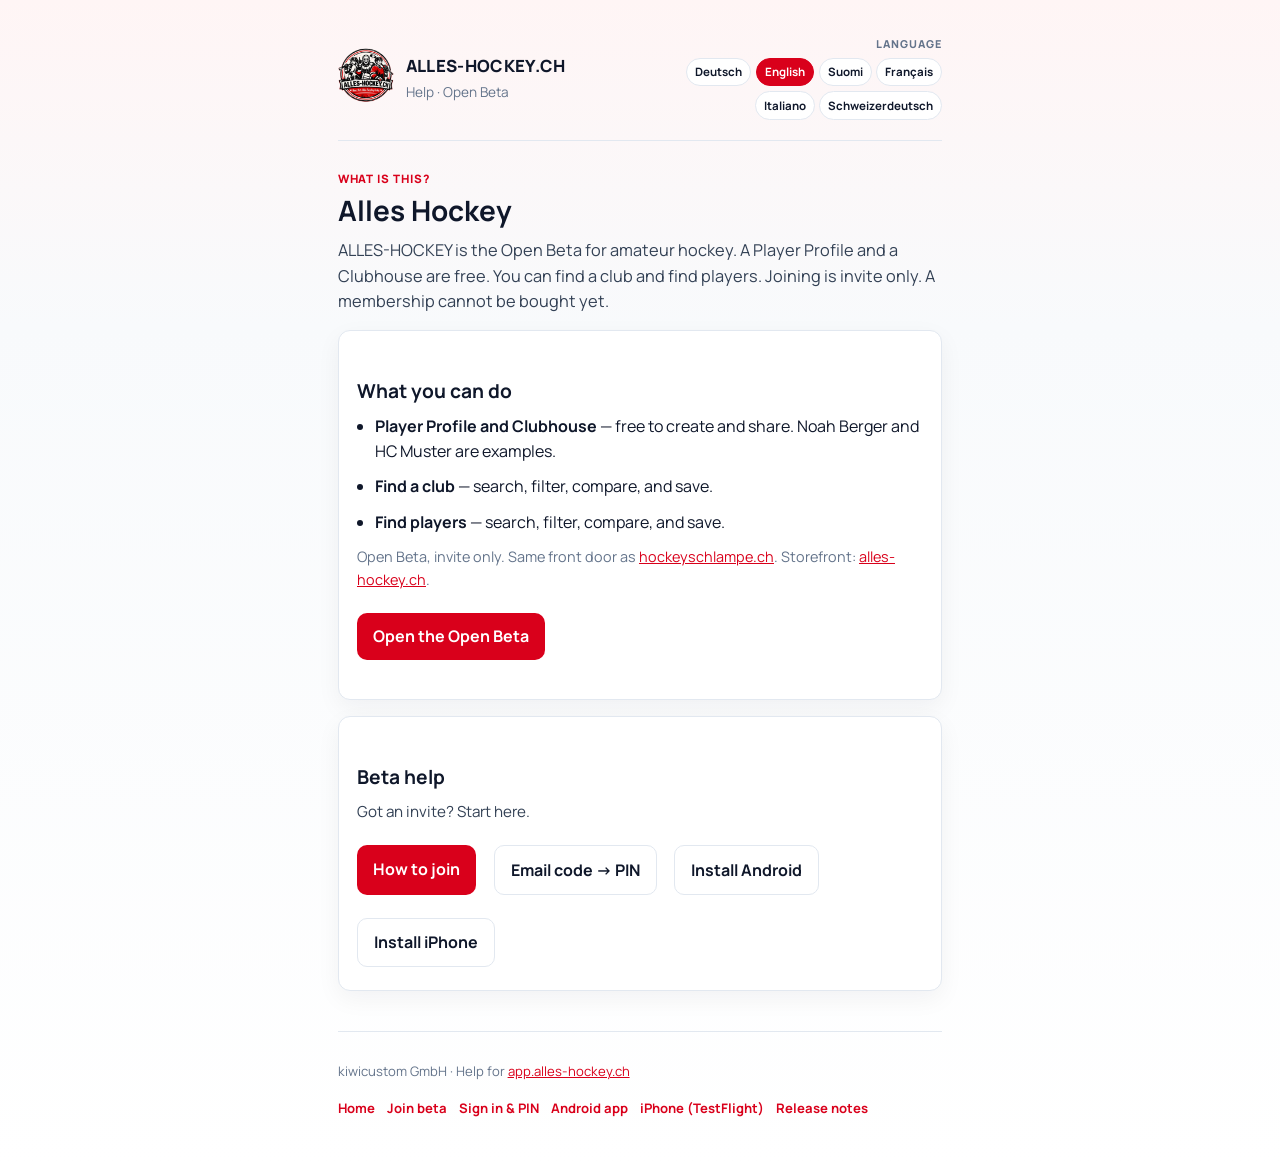
<file: index.html>
<!DOCTYPE html>
<html lang="de">
<head>
  <meta charset="utf-8" />
  <meta name="viewport" content="width=device-width, initial-scale=1" />
  <title>Hilfe — Alles Hockey</title>
  <meta name="description" content="Was ALLES-HOCKEY ist: Spielerprofil, Clubhaus, Clubs finden, Spieler finden. Open Beta, nur auf Einladung." />
  <link rel="canonical" href="https://help.alles-hockey.ch/" />
  <meta name="theme-color" content="#d9001b" />
  <link rel="icon" href="/assets/brand/alles-hockey-64.png" />
  <link rel="preconnect" href="https://fonts.googleapis.com" />
  <link rel="preconnect" href="https://fonts.gstatic.com" crossorigin />
  <link href="https://fonts.googleapis.com/css2?family=Manrope:wght@500;700;800&display=swap" rel="stylesheet" />
  <link rel="stylesheet" href="/css/site.css" />
</head>
<body data-page="home">
  <div class="wrap">
    <header class="site-header">
      <div class="site-header__brand-row">
        <a href="/"><img src="/assets/brand/alles-hockey-192.png" alt="" width="56" height="56" /></a>
        <div>
          <div class="site-header__brand">ALLES-HOCKEY.CH</div>
          <p class="site-header__sub" data-i18n="header.sub">Hilfe · Open Beta</p>
        </div>
      </div>
      <div id="lang-switch" class="lang-switch"></div>
    </header>
    <main>

      <p class="kicker" data-i18n="home.kicker">Was ist das?</p>
      <h1 data-i18n="home.title">Alles Hockey</h1>
      <p class="lead" data-i18n="home.lead">
        ALLES-HOCKEY ist die Open Beta für Amateurhockey. Ein Spielerprofil und ein Clubhaus sind gratis. Du kannst einen Club finden und Spieler finden. Der Beitritt ist nur auf Einladung. Eine Mitgliedschaft kann man noch nicht kaufen.
      </p>

      <div class="card">
        <h2 data-i18n="home.what.title">Was du kannst</h2>
        <ul class="plain-list">
          <li data-i18n-html="home.what.lm"><strong>Spielerprofil und Clubhaus</strong> — gratis erstellen und teilen. Noah Berger und HC Muster sind Beispiele.</li>
          <li data-i18n-html="home.what.sc"><strong>Einen Club finden</strong> — suchen, filtern, vergleichen und merken.</li>
          <li data-i18n-html="home.what.map"><strong>Spieler finden</strong> — suchen, filtern, vergleichen und merken.</li>
        </ul>
        <p class="note" data-i18n-html="home.note">
          Open Beta, nur auf Einladung. Gleicher Eingang wie
          <a href="https://hockeyschlampe.ch/">hockeyschlampe.ch</a> (Browser).
          Storefront: <a href="https://alles-hockey.ch/">alles-hockey.ch</a>.
        </p>
        <p><a class="btn" href="https://app.alles-hockey.ch" data-i18n="home.ctaBeta">Open Beta öffnen</a></p>
      </div>

      <div class="card">
        <h2 data-i18n="home.help.title">Beta-Hilfe</h2>
        <p class="lead" style="margin-bottom:0.5rem;font-size:0.95rem" data-i18n="home.help.lead">Einladung erhalten? Hier starten.</p>
        <p class="nav-links">
          <a class="btn" href="/help/join.html" data-i18n="home.help.join">So trittst du bei</a>
          <a class="btn btn--ghost" href="/help/sign-in.html" data-i18n="home.help.signin">E-Mail-Code → PIN</a>
          <a class="btn btn--ghost" href="/help/install-android.html" data-i18n="home.help.android">Android installieren</a>
          <a class="btn btn--ghost" href="/help/install-ios.html" data-i18n="home.help.ios">iPhone installieren</a>
        </p>
      </div>

    </main>
    <footer class="site-footer">
      <p><span data-i18n="footer.line">kiwicustom GmbH · Hilfe für</span> <a href="https://app.alles-hockey.ch">app.alles-hockey.ch</a></p>
      <p class="nav-links">
        <a href="/" data-i18n="nav.home">Start</a>
        <a href="/help/join.html" data-i18n="nav.join">Beta beitreten</a>
        <a href="/help/sign-in.html" data-i18n="nav.signin">Anmelden &amp; PIN</a>
        <a href="/help/install-android.html" data-i18n="nav.android">Android-App</a>
        <a href="/help/install-ios.html" data-i18n="nav.ios">iPhone (TestFlight)</a>
        <a href="/docs/release-notes.html" data-i18n="nav.notes">Release notes</a>
      </p>
    </footer>
  </div>
  <script src="/js/i18n.js"></script>
  <script src="/js/i18n-boot.js"></script>
</body>
</html>
</file>
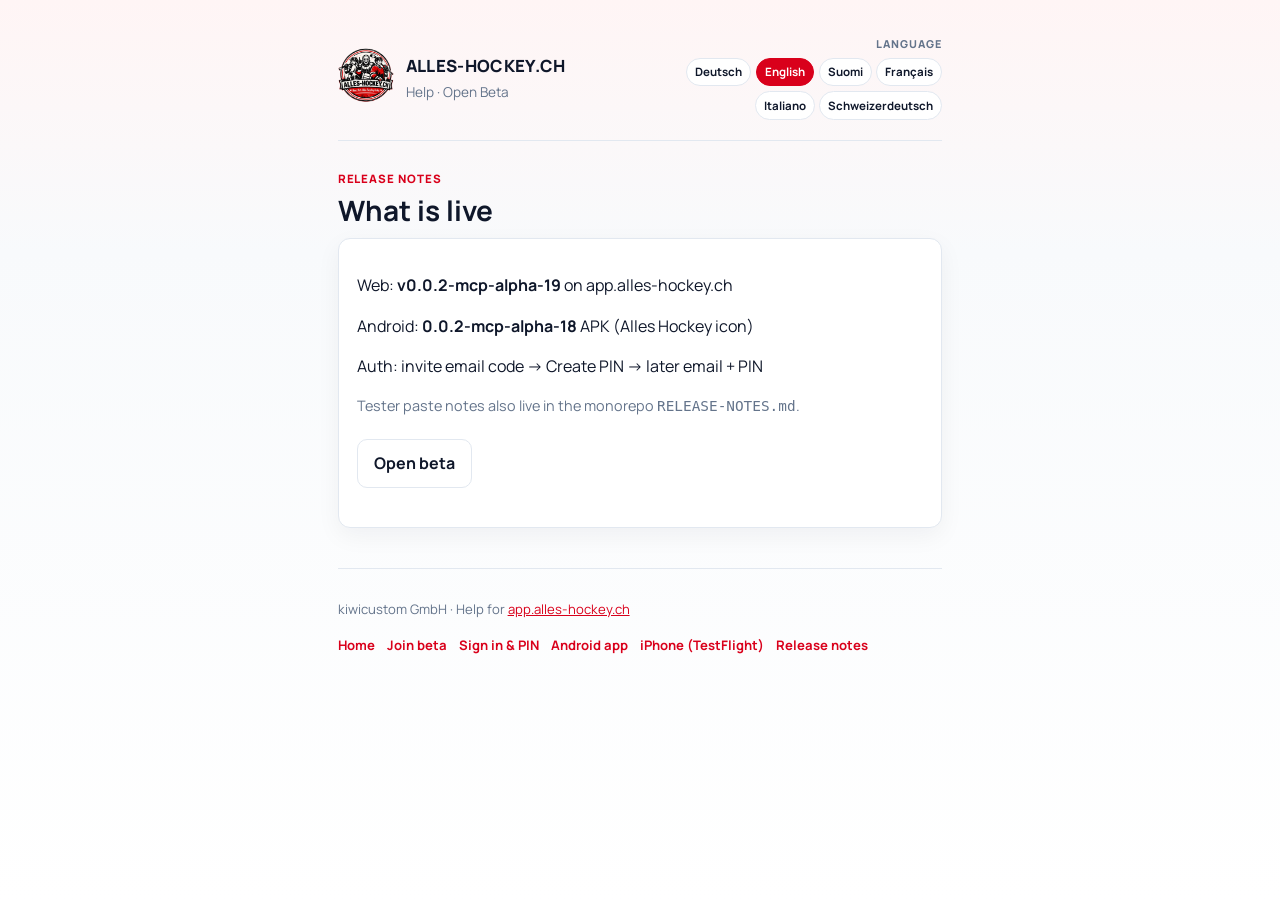
<file: docs/release-notes.html>
<!DOCTYPE html>
<html lang="de">
<head>
  <meta charset="utf-8" />
  <meta name="viewport" content="width=device-width, initial-scale=1" />
  <title>Release notes — Alles Hockey Hilfe</title>
  <meta name="description" content="Alles Hockey Beta-Hilfe: Einladung, PIN und App-Installation." />
  <link rel="canonical" href="https://help.alles-hockey.ch/docs/release-notes.html" />
  <meta name="theme-color" content="#d9001b" />
  <link rel="icon" href="/assets/brand/alles-hockey-64.png" />
  <link rel="preconnect" href="https://fonts.googleapis.com" />
  <link rel="preconnect" href="https://fonts.gstatic.com" crossorigin />
  <link href="https://fonts.googleapis.com/css2?family=Manrope:wght@500;700;800&display=swap" rel="stylesheet" />
  <link rel="stylesheet" href="/css/site.css" />
</head>
<body data-page="notes">
  <div class="wrap">
    <header class="site-header">
      <div class="site-header__brand-row">
        <a href="/"><img src="/assets/brand/alles-hockey-192.png" alt="" width="56" height="56" /></a>
        <div>
          <div class="site-header__brand">ALLES-HOCKEY.CH</div>
          <p class="site-header__sub" data-i18n="header.sub">Hilfe · geschlossene Beta</p>
        </div>
      </div>
      <div id="lang-switch" class="lang-switch"></div>
    </header>
    <main>

      <p class="kicker" data-i18n="notes.kicker">Release notes</p>
      <h1 data-i18n="notes.title">Was live ist</h1>
      <div class="card">
        <p data-i18n-html="notes.web">Web: <strong>v0.0.2-mcp-alpha-22</strong> auf app.alles-hockey.ch</p>
        <p data-i18n-html="notes.android">Android: <strong>0.0.2-mcp-alpha-18</strong> APK (Alles-Hockey-Icon)</p>
        <p data-i18n="notes.auth">Auth: Einladungs-E-Mail-Code → PIN erstellen → später E-Mail + PIN</p>
        <p class="note" data-i18n-html="notes.note">Tester-Paste-Notes stehen auch im Monorepo unter <code>RELEASE-NOTES.md</code>.</p>
        <p><a class="btn btn--ghost" href="https://app.alles-hockey.ch" data-i18n="notes.cta">Beta öffnen</a></p>
      </div>

    </main>
    <footer class="site-footer">
      <p><span data-i18n="footer.line">kiwicustom GmbH · Hilfe für</span> <a href="https://app.alles-hockey.ch">app.alles-hockey.ch</a></p>
      <p class="nav-links">
        <a href="/" data-i18n="nav.home">Start</a>
        <a href="/help/join.html" data-i18n="nav.join">Beta beitreten</a>
        <a href="/help/sign-in.html" data-i18n="nav.signin">Anmelden &amp; PIN</a>
        <a href="/help/install-android.html" data-i18n="nav.android">Android-App</a>
        <a href="/help/install-ios.html" data-i18n="nav.ios">iPhone (TestFlight)</a>
        <a href="/docs/release-notes.html" data-i18n="nav.notes">Release notes</a>
      </p>
    </footer>
  </div>
  <script src="/js/i18n.js"></script>
  <script src="/js/i18n-boot.js"></script>
</body>
</html>
</file>
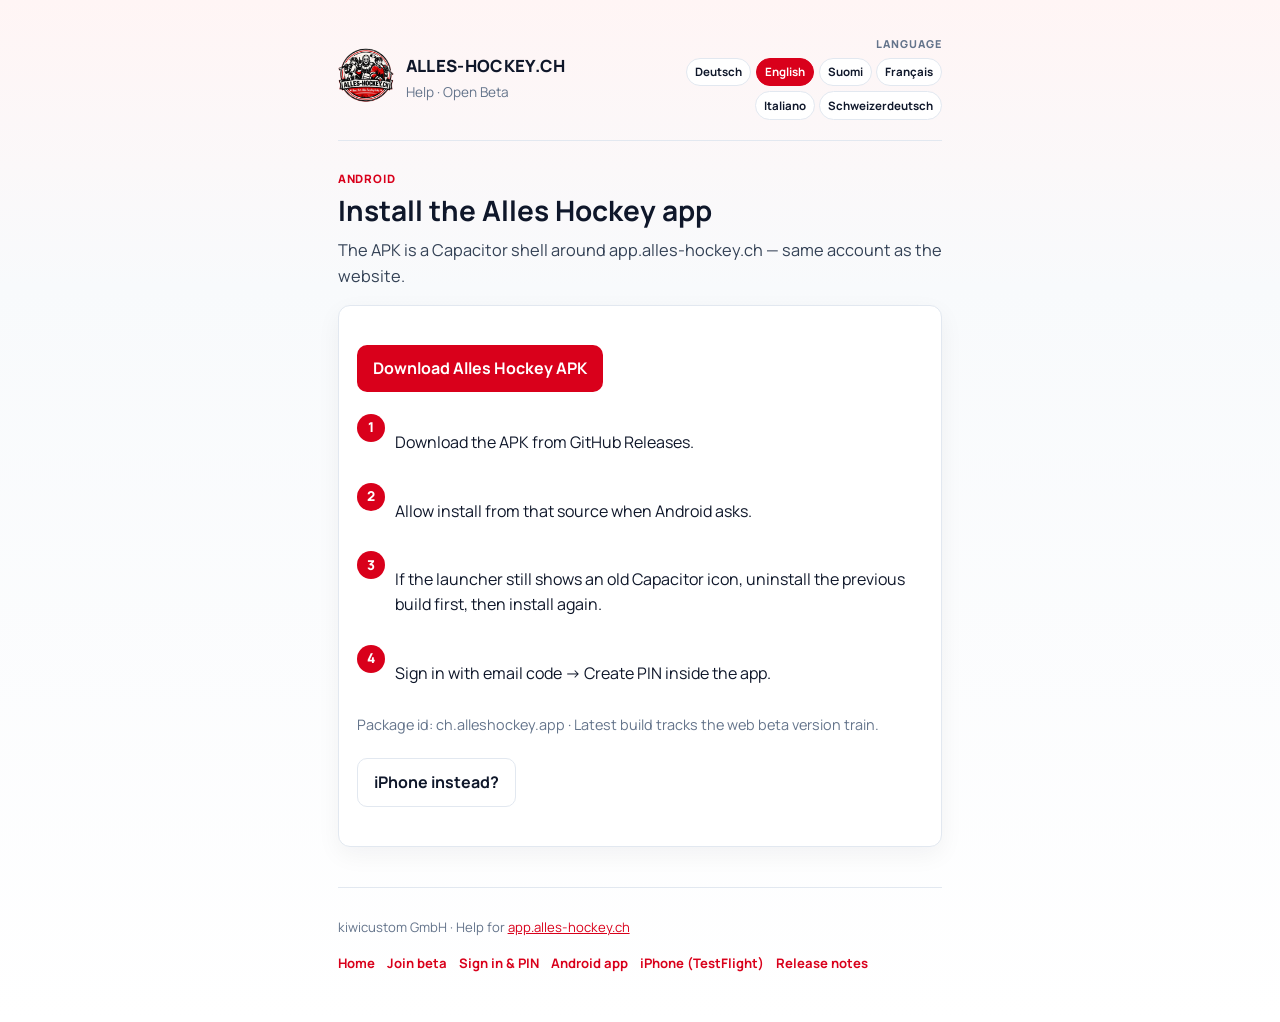
<file: help/install-android.html>
<!DOCTYPE html>
<html lang="de">
<head>
  <meta charset="utf-8" />
  <meta name="viewport" content="width=device-width, initial-scale=1" />
  <title>Android-App — Alles Hockey Hilfe</title>
  <meta name="description" content="Alles Hockey Beta-Hilfe: Einladung, PIN und App-Installation." />
  <link rel="canonical" href="https://help.alles-hockey.ch/help/install-android.html" />
  <meta name="theme-color" content="#d9001b" />
  <link rel="icon" href="/assets/brand/alles-hockey-64.png" />
  <link rel="preconnect" href="https://fonts.googleapis.com" />
  <link rel="preconnect" href="https://fonts.gstatic.com" crossorigin />
  <link href="https://fonts.googleapis.com/css2?family=Manrope:wght@500;700;800&display=swap" rel="stylesheet" />
  <link rel="stylesheet" href="/css/site.css" />
</head>
<body data-page="android">
  <div class="wrap">
    <header class="site-header">
      <div class="site-header__brand-row">
        <a href="/"><img src="/assets/brand/alles-hockey-192.png" alt="" width="56" height="56" /></a>
        <div>
          <div class="site-header__brand">ALLES-HOCKEY.CH</div>
          <p class="site-header__sub" data-i18n="header.sub">Hilfe · geschlossene Beta</p>
        </div>
      </div>
      <div id="lang-switch" class="lang-switch"></div>
    </header>
    <main>

      <p class="kicker" data-i18n="android.kicker">Android</p>
      <h1 data-i18n="android.title">Alles-Hockey-App installieren</h1>
      <p class="lead" data-i18n="android.lead">Die APK ist eine Capacitor-Shell um app.alles-hockey.ch — gleiches Konto wie auf der Website.</p>
      <div class="card">
        <p><a class="btn" href="https://github.com/kiwicustom/hs-android-beta/releases/latest/download/alles-hockey-beta.apk" data-i18n="android.cta">Alles-Hockey-APK laden</a></p>
        <ol class="steps">
          <li><span class="num">1</span><div><p data-i18n="android.s1">APK von GitHub Releases herunterladen.</p></div></li>
          <li><span class="num">2</span><div><p data-i18n="android.s2">Installation von dieser Quelle erlauben, wenn Android fragt.</p></div></li>
          <li><span class="num">3</span><div><p data-i18n="android.s3">Zeigt der Launcher noch ein altes Capacitor-Icon? Vorherige Build deinstallieren, dann neu installieren.</p></div></li>
          <li><span class="num">4</span><div><p data-i18n="android.s4">In der App: E-Mail-Code → PIN erstellen.</p></div></li>
        </ol>
        <p class="note" data-i18n="android.note">Package-ID: ch.alleshockey.app · Neuester Build folgt dem Web-Beta-Versionszug.</p>
        <p><a class="btn btn--ghost" href="/help/install-ios.html" data-i18n="android.ctaIos">Lieber iPhone?</a></p>
      </div>

    </main>
    <footer class="site-footer">
      <p><span data-i18n="footer.line">kiwicustom GmbH · Hilfe für</span> <a href="https://app.alles-hockey.ch">app.alles-hockey.ch</a></p>
      <p class="nav-links">
        <a href="/" data-i18n="nav.home">Start</a>
        <a href="/help/join.html" data-i18n="nav.join">Beta beitreten</a>
        <a href="/help/sign-in.html" data-i18n="nav.signin">Anmelden &amp; PIN</a>
        <a href="/help/install-android.html" data-i18n="nav.android">Android-App</a>
        <a href="/help/install-ios.html" data-i18n="nav.ios">iPhone (TestFlight)</a>
        <a href="/docs/release-notes.html" data-i18n="nav.notes">Release notes</a>
      </p>
    </footer>
  </div>
  <script src="/js/i18n.js"></script>
  <script src="/js/i18n-boot.js"></script>
</body>
</html>
</file>
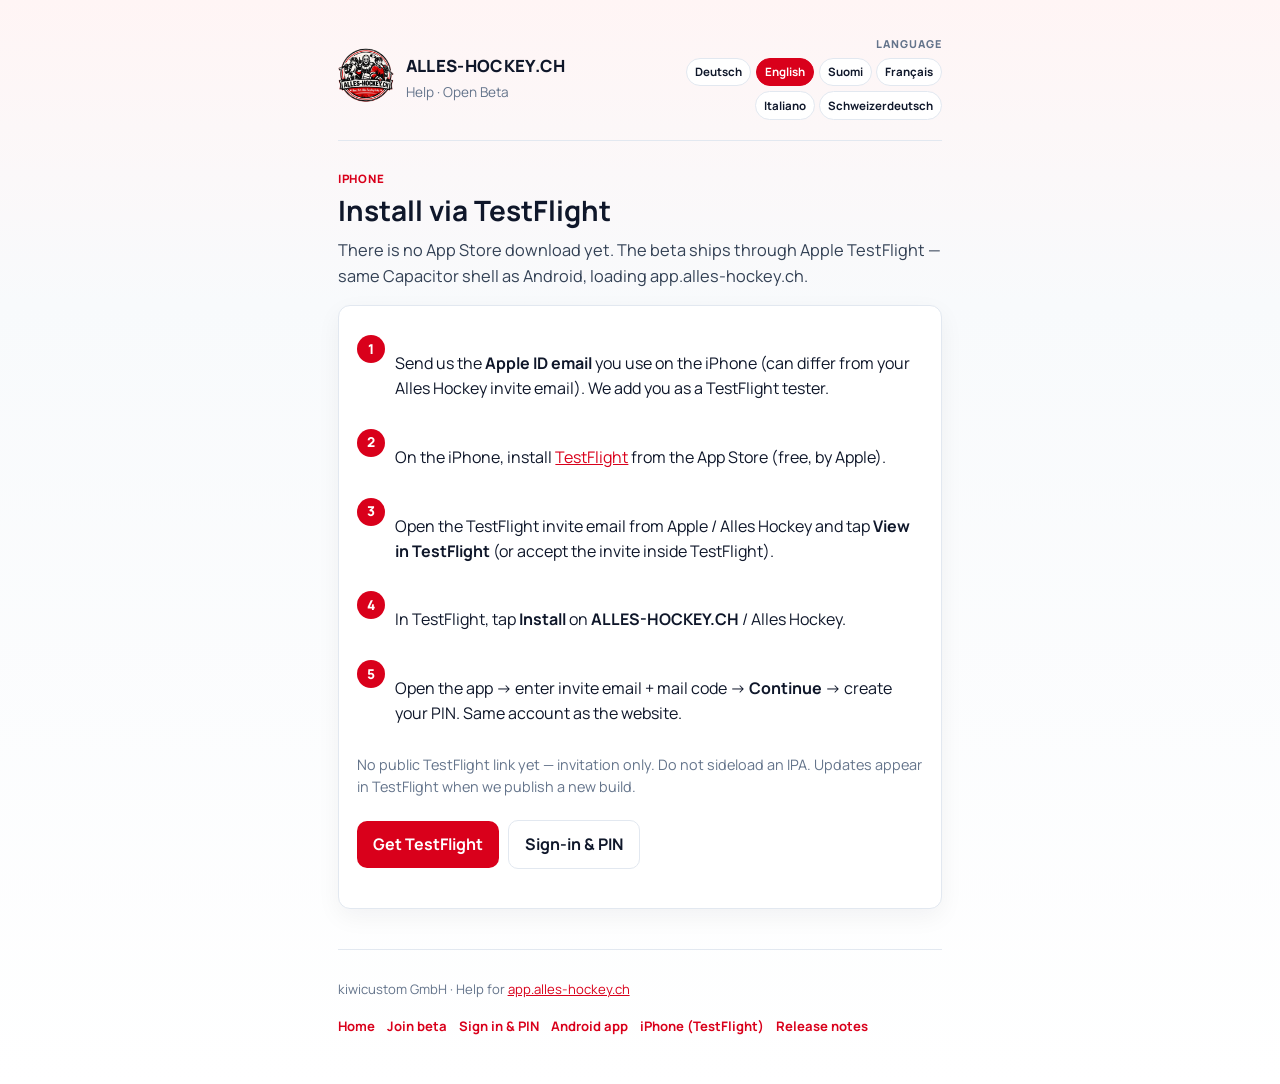
<file: help/install-ios.html>
<!DOCTYPE html>
<html lang="de">
<head>
  <meta charset="utf-8" />
  <meta name="viewport" content="width=device-width, initial-scale=1" />
  <title>iPhone-App (TestFlight) — Alles Hockey Hilfe</title>
  <meta name="description" content="Alles Hockey auf dem iPhone via TestFlight für die geschlossene Beta installieren." />
  <link rel="canonical" href="https://help.alles-hockey.ch/help/install-ios.html" />
  <meta name="theme-color" content="#d9001b" />
  <link rel="icon" href="/assets/brand/alles-hockey-64.png" />
  <link rel="preconnect" href="https://fonts.googleapis.com" />
  <link rel="preconnect" href="https://fonts.gstatic.com" crossorigin />
  <link href="https://fonts.googleapis.com/css2?family=Manrope:wght@500;700;800&display=swap" rel="stylesheet" />
  <link rel="stylesheet" href="/css/site.css" />
</head>
<body data-page="ios">
  <div class="wrap">
    <header class="site-header">
      <div class="site-header__brand-row">
        <a href="/"><img src="/assets/brand/alles-hockey-192.png" alt="" width="56" height="56" /></a>
        <div>
          <div class="site-header__brand">ALLES-HOCKEY.CH</div>
          <p class="site-header__sub" data-i18n="header.sub">Hilfe · geschlossene Beta</p>
        </div>
      </div>
      <div id="lang-switch" class="lang-switch"></div>
    </header>
    <main>

      <p class="kicker" data-i18n="ios.kicker">iPhone</p>
      <h1 data-i18n="ios.title">Via TestFlight installieren</h1>
      <p class="lead" data-i18n="ios.lead">Noch kein App-Store-Download. Die Beta kommt über Apple TestFlight — gleiche Capacitor-Shell wie Android, lädt app.alles-hockey.ch.</p>
      <div class="card">
        <ol class="steps">
          <li><span class="num">1</span><div><p data-i18n-html="ios.s1">Schick uns die <strong>Apple-ID-E-Mail</strong>, die du auf dem iPhone nutzt (kann von der Alles-Hockey-Einladung abweichen). Wir tragen dich als TestFlight-Tester ein.</p></div></li>
          <li><span class="num">2</span><div><p data-i18n-html="ios.s2">Auf dem iPhone <a href="https://apps.apple.com/app/testflight/id899247664">TestFlight</a> aus dem App Store installieren (kostenlos, von Apple).</p></div></li>
          <li><span class="num">3</span><div><p data-i18n-html="ios.s3">TestFlight-Einladungsmail von Apple / Alles Hockey öffnen und <strong>In TestFlight anzeigen</strong> tippen (oder die Einladung in TestFlight annehmen).</p></div></li>
          <li><span class="num">4</span><div><p data-i18n-html="ios.s4">In TestFlight bei <strong>ALLES-HOCKEY.CH</strong> / Alles Hockey auf <strong>Installieren</strong> tippen.</p></div></li>
          <li><span class="num">5</span><div><p data-i18n-html="ios.s5">App öffnen → Einladungs-E-Mail + Mail-Code → <strong>Weiter</strong> → PIN erstellen. Gleiches Konto wie auf der Website.</p></div></li>
        </ol>
        <p class="note" data-i18n="ios.note">Noch kein öffentlicher TestFlight-Link — nur Einladung. Kein IPA sideloaden. Updates erscheinen in TestFlight, wenn wir einen neuen Build publishen.</p>
        <p>
          <a class="btn" href="https://apps.apple.com/app/testflight/id899247664" data-i18n="ios.ctaTf">TestFlight holen</a>
          <a class="btn btn--ghost" href="/help/sign-in.html" data-i18n="ios.ctaSignin">Anmelden &amp; PIN</a>
        </p>
      </div>

    </main>
    <footer class="site-footer">
      <p><span data-i18n="footer.line">kiwicustom GmbH · Hilfe für</span> <a href="https://app.alles-hockey.ch">app.alles-hockey.ch</a></p>
      <p class="nav-links">
        <a href="/" data-i18n="nav.home">Start</a>
        <a href="/help/join.html" data-i18n="nav.join">Beta beitreten</a>
        <a href="/help/sign-in.html" data-i18n="nav.signin">Anmelden &amp; PIN</a>
        <a href="/help/install-android.html" data-i18n="nav.android">Android-App</a>
        <a href="/help/install-ios.html" data-i18n="nav.ios">iPhone (TestFlight)</a>
        <a href="/docs/release-notes.html" data-i18n="nav.notes">Release notes</a>
      </p>
    </footer>
  </div>
  <script src="/js/i18n.js"></script>
  <script src="/js/i18n-boot.js"></script>
</body>
</html>
</file>
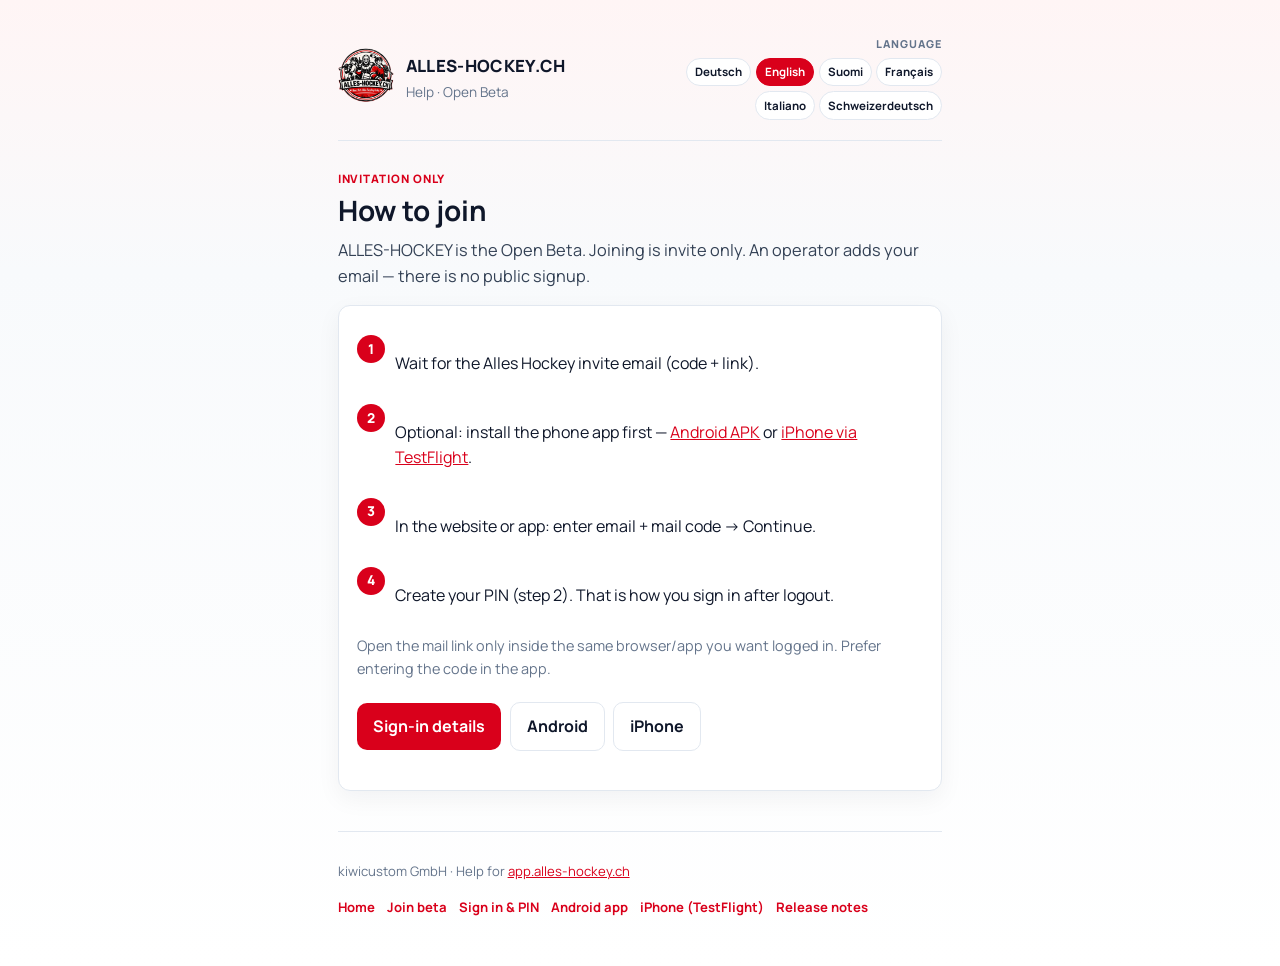
<file: help/join.html>
<!DOCTYPE html>
<html lang="de">
<head>
  <meta charset="utf-8" />
  <meta name="viewport" content="width=device-width, initial-scale=1" />
  <title>Beta beitreten — Alles Hockey Hilfe</title>
  <meta name="description" content="Alles Hockey Beta-Hilfe: Einladung, PIN und App-Installation." />
  <link rel="canonical" href="https://help.alles-hockey.ch/help/join.html" />
  <meta name="theme-color" content="#d9001b" />
  <link rel="icon" href="/assets/brand/alles-hockey-64.png" />
  <link rel="preconnect" href="https://fonts.googleapis.com" />
  <link rel="preconnect" href="https://fonts.gstatic.com" crossorigin />
  <link href="https://fonts.googleapis.com/css2?family=Manrope:wght@500;700;800&display=swap" rel="stylesheet" />
  <link rel="stylesheet" href="/css/site.css" />
</head>
<body data-page="join">
  <div class="wrap">
    <header class="site-header">
      <div class="site-header__brand-row">
        <a href="/"><img src="/assets/brand/alles-hockey-192.png" alt="" width="56" height="56" /></a>
        <div>
          <div class="site-header__brand">ALLES-HOCKEY.CH</div>
          <p class="site-header__sub" data-i18n="header.sub">Hilfe · geschlossene Beta</p>
        </div>
      </div>
      <div id="lang-switch" class="lang-switch"></div>
    </header>
    <main>

      <p class="kicker" data-i18n="join.kicker">Nur auf Einladung</p>
      <h1 data-i18n="join.title">So trittst du bei</h1>
      <p class="lead" data-i18n="join.lead">ALLES-HOCKEY ist die Open Beta. Der Beitritt ist nur auf Einladung. Ein Operator trägt deine E-Mail ein — es gibt keine öffentliche Registrierung.</p>
      <div class="card">
        <ol class="steps">
          <li><span class="num">1</span><div><p data-i18n="join.s1">Warte auf die Alles-Hockey-Einladungsmail (Code + Link).</p></div></li>
          <li><span class="num">2</span><div><p data-i18n-html="join.s2">Optional: zuerst die Handy-App installieren — <a href="/help/install-android.html">Android-APK</a> oder <a href="/help/install-ios.html">iPhone via TestFlight</a>.</p></div></li>
          <li><span class="num">3</span><div><p data-i18n="join.s3">In der Website oder App: E-Mail + Mail-Code eingeben → Weiter.</p></div></li>
          <li><span class="num">4</span><div><p data-i18n="join.s4">PIN erstellen (Schritt 2). Damit meldest du dich nach dem Logout an.</p></div></li>
        </ol>
        <p class="note" data-i18n="join.note">Öffne den Mail-Link nur im gleichen Browser/App, in dem du eingeloggt bleiben willst. Am besten den Code direkt in der App eingeben.</p>
        <p>
          <a class="btn" href="/help/sign-in.html" data-i18n="join.ctaSignin">Anmelde-Details</a>
          <a class="btn btn--ghost" href="/help/install-android.html" data-i18n="join.ctaAndroid">Android</a>
          <a class="btn btn--ghost" href="/help/install-ios.html" data-i18n="join.ctaIos">iPhone</a>
        </p>
      </div>

    </main>
    <footer class="site-footer">
      <p><span data-i18n="footer.line">kiwicustom GmbH · Hilfe für</span> <a href="https://app.alles-hockey.ch">app.alles-hockey.ch</a></p>
      <p class="nav-links">
        <a href="/" data-i18n="nav.home">Start</a>
        <a href="/help/join.html" data-i18n="nav.join">Beta beitreten</a>
        <a href="/help/sign-in.html" data-i18n="nav.signin">Anmelden &amp; PIN</a>
        <a href="/help/install-android.html" data-i18n="nav.android">Android-App</a>
        <a href="/help/install-ios.html" data-i18n="nav.ios">iPhone (TestFlight)</a>
        <a href="/docs/release-notes.html" data-i18n="nav.notes">Release notes</a>
      </p>
    </footer>
  </div>
  <script src="/js/i18n.js"></script>
  <script src="/js/i18n-boot.js"></script>
</body>
</html>
</file>
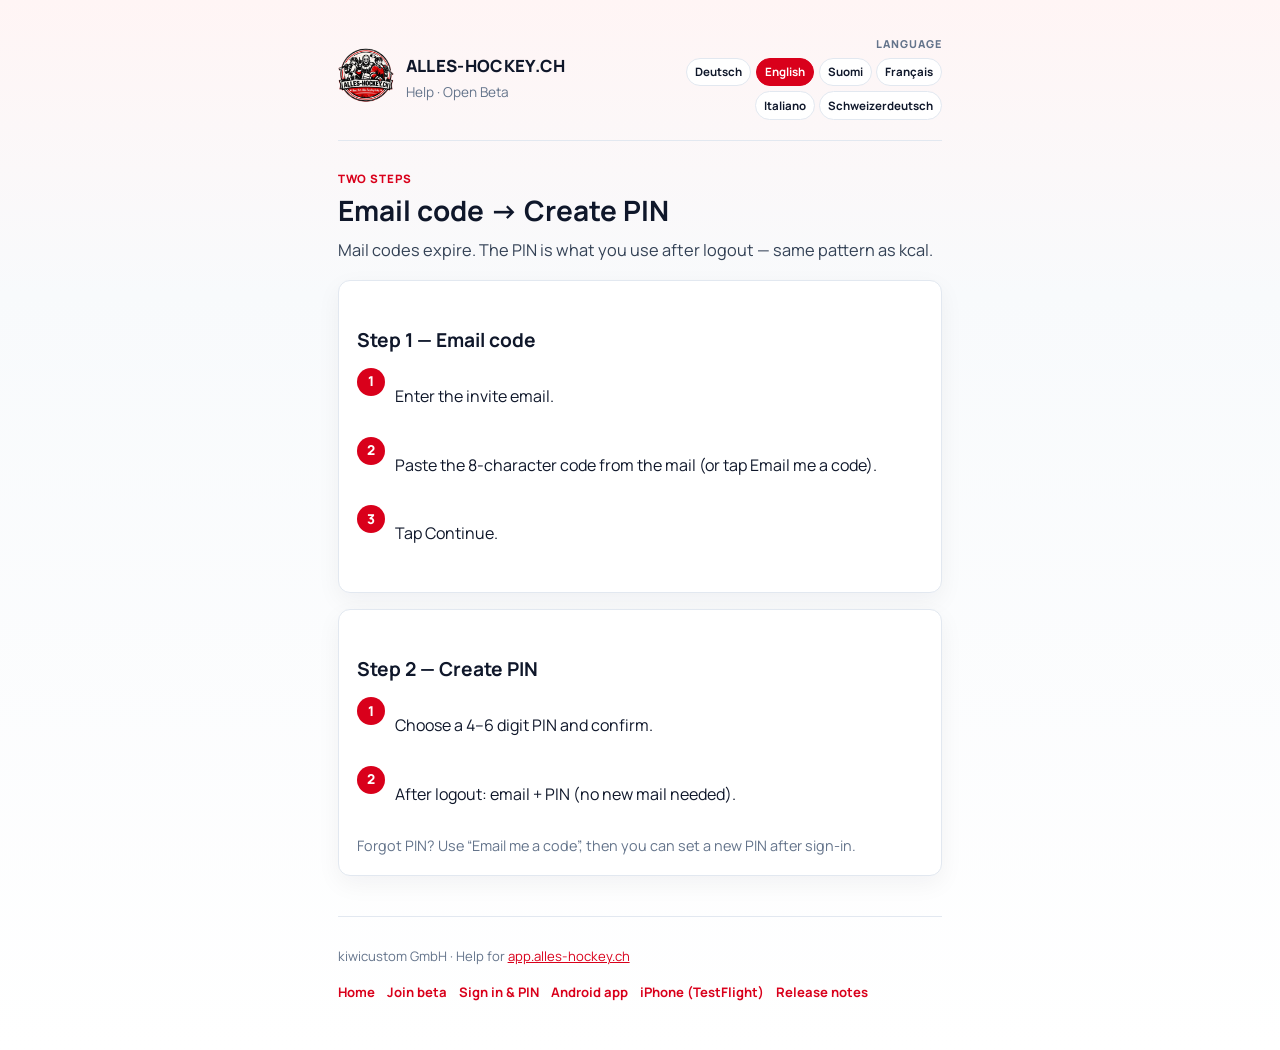
<file: help/sign-in.html>
<!DOCTYPE html>
<html lang="de">
<head>
  <meta charset="utf-8" />
  <meta name="viewport" content="width=device-width, initial-scale=1" />
  <title>Anmelden &amp; PIN — Alles Hockey Hilfe</title>
  <meta name="description" content="Alles Hockey Beta-Hilfe: Einladung, PIN und App-Installation." />
  <link rel="canonical" href="https://help.alles-hockey.ch/help/sign-in.html" />
  <meta name="theme-color" content="#d9001b" />
  <link rel="icon" href="/assets/brand/alles-hockey-64.png" />
  <link rel="preconnect" href="https://fonts.googleapis.com" />
  <link rel="preconnect" href="https://fonts.gstatic.com" crossorigin />
  <link href="https://fonts.googleapis.com/css2?family=Manrope:wght@500;700;800&display=swap" rel="stylesheet" />
  <link rel="stylesheet" href="/css/site.css" />
</head>
<body data-page="signin">
  <div class="wrap">
    <header class="site-header">
      <div class="site-header__brand-row">
        <a href="/"><img src="/assets/brand/alles-hockey-192.png" alt="" width="56" height="56" /></a>
        <div>
          <div class="site-header__brand">ALLES-HOCKEY.CH</div>
          <p class="site-header__sub" data-i18n="header.sub">Hilfe · geschlossene Beta</p>
        </div>
      </div>
      <div id="lang-switch" class="lang-switch"></div>
    </header>
    <main>

      <p class="kicker" data-i18n="signin.kicker">Zwei Schritte</p>
      <h1 data-i18n="signin.title">E-Mail-Code → PIN erstellen</h1>
      <p class="lead" data-i18n="signin.lead">Mail-Codes laufen ab. Die PIN brauchst du nach dem Logout — gleiches Muster wie bei kcal.</p>
      <div class="card">
        <h2 data-i18n="signin.step1.title">Schritt 1 — E-Mail-Code</h2>
        <ol class="steps">
          <li><span class="num">1</span><div><p data-i18n="signin.step1.s1">Einladungs-E-Mail eingeben.</p></div></li>
          <li><span class="num">2</span><div><p data-i18n="signin.step1.s2">Den 8-Zeichen-Code aus der Mail einfügen (oder «Code per E-Mail» tippen).</p></div></li>
          <li><span class="num">3</span><div><p data-i18n="signin.step1.s3">Weiter tippen.</p></div></li>
        </ol>
      </div>
      <div class="card">
        <h2 data-i18n="signin.step2.title">Schritt 2 — PIN erstellen</h2>
        <ol class="steps">
          <li><span class="num">1</span><div><p data-i18n="signin.step2.s1">4–6-stellige PIN wählen und bestätigen.</p></div></li>
          <li><span class="num">2</span><div><p data-i18n="signin.step2.s2">Nach dem Logout: E-Mail + PIN (keine neue Mail nötig).</p></div></li>
        </ol>
        <p class="note" data-i18n="signin.note">PIN vergessen? «Code per E-Mail» nutzen — danach kannst du nach dem Login eine neue PIN setzen.</p>
      </div>

    </main>
    <footer class="site-footer">
      <p><span data-i18n="footer.line">kiwicustom GmbH · Hilfe für</span> <a href="https://app.alles-hockey.ch">app.alles-hockey.ch</a></p>
      <p class="nav-links">
        <a href="/" data-i18n="nav.home">Start</a>
        <a href="/help/join.html" data-i18n="nav.join">Beta beitreten</a>
        <a href="/help/sign-in.html" data-i18n="nav.signin">Anmelden &amp; PIN</a>
        <a href="/help/install-android.html" data-i18n="nav.android">Android-App</a>
        <a href="/help/install-ios.html" data-i18n="nav.ios">iPhone (TestFlight)</a>
        <a href="/docs/release-notes.html" data-i18n="nav.notes">Release notes</a>
      </p>
    </footer>
  </div>
  <script src="/js/i18n.js"></script>
  <script src="/js/i18n-boot.js"></script>
</body>
</html>
</file>
<file: css/site.css>
:root {
  --ah-red: #d9001b;
  --ah-ink: #0f172a;
  --ah-muted: #64748b;
  --ah-paper: #ffffff;
  --ah-bg: #f8fafc;
  --ah-border: #e2e8f0;
  --font: "Manrope", system-ui, -apple-system, sans-serif;
  --max: 40rem;
  --radius: 12px;
}
* { box-sizing: border-box; }
html { scroll-behavior: smooth; }
body {
  margin: 0;
  font-family: var(--font);
  color: var(--ah-ink);
  background: linear-gradient(180deg, #fff5f5 0%, var(--ah-bg) 28%, #fff 100%);
  line-height: 1.55;
  min-height: 100vh;
}
a { color: var(--ah-red); }
.wrap { max-width: var(--max); margin: 0 auto; padding: 1.25rem 1.1rem 3rem; }
.site-header {
  display: flex;
  align-items: center;
  flex-wrap: wrap;
  justify-content: space-between;
  gap: 0.75rem;
  row-gap: 0.75rem;
  padding: 1rem 0 1.25rem;
  border-bottom: 1px solid var(--ah-border);
  margin-bottom: 1.5rem;
}
.site-header img { width: 56px; height: 56px; border-radius: 12px; }
.site-header__brand-row {
  display: flex;
  align-items: center;
  gap: 0.75rem;
}
.site-header__brand { font-weight: 800; letter-spacing: 0.02em; font-size: 1.05rem; }
.site-header__sub { color: var(--ah-muted); font-size: 0.85rem; margin: 0.15rem 0 0; }
.kicker {
  display: inline-block; font-size: 0.72rem; font-weight: 800;
  letter-spacing: 0.08em; text-transform: uppercase; color: var(--ah-red); margin: 0 0 0.4rem;
}
h1 { font-size: 1.75rem; line-height: 1.2; margin: 0 0 0.65rem; }
h2 { font-size: 1.2rem; margin: 1.75rem 0 0.5rem; }
.lead { color: #334155; font-size: 1.02rem; margin: 0 0 1rem; }
.card {
  background: var(--ah-paper); border: 1px solid var(--ah-border);
  border-radius: var(--radius); padding: 1.1rem 1.15rem; margin: 0 0 1rem;
  box-shadow: 0 8px 24px rgb(15 23 42 / 0.05);
}
.steps { list-style: none; padding: 0; margin: 0.75rem 0 0; }
.steps li {
  display: grid; grid-template-columns: 1.75rem 1fr; gap: 0.65rem;
  align-items: start; margin: 0 0 0.75rem;
}
.steps .num {
  width: 1.75rem; height: 1.75rem; border-radius: 999px;
  background: var(--ah-red); color: #fff; font-weight: 800; font-size: 0.85rem;
  display: grid; place-items: center;
}
.btn {
  display: inline-block; background: var(--ah-red); color: #fff !important;
  text-decoration: none; font-weight: 700; padding: 0.7rem 1rem;
  border-radius: 10px; margin: 0.35rem 0.35rem 0.35rem 0;
}
.btn--ghost {
  background: #fff; color: var(--ah-ink) !important;
  border: 1px solid var(--ah-border);
}
.note { font-size: 0.9rem; color: var(--ah-muted); margin: 0.75rem 0 0; }
.plain-list {
  margin: 0.5rem 0 0;
  padding: 0 0 0 1.15rem;
}
.plain-list li { margin: 0 0 0.65rem; }
.nav-links { display: flex; flex-wrap: wrap; gap: 0.75rem; margin: 1rem 0 0; }
.nav-links a { font-weight: 700; text-decoration: none; }
.site-footer {
  margin-top: 2.5rem; padding-top: 1rem; border-top: 1px solid var(--ah-border);
  font-size: 0.82rem; color: var(--ah-muted);
}
.lang-switch {
  display: flex;
  flex-direction: column;
  align-items: flex-end;
  gap: 0.3rem;
  margin-left: auto;
}
.lang-switch__label {
  font-size: 0.68rem;
  font-weight: 800;
  letter-spacing: 0.1em;
  text-transform: uppercase;
  color: var(--ah-muted);
}
.lang-switch__group {
  display: flex;
  flex-wrap: wrap;
  justify-content: flex-end;
  gap: 0.3rem;
  max-width: min(100vw - 2.2rem, 20rem);
}
.lang-switch__btn {
  appearance: none;
  border: 1px solid var(--ah-border);
  background: #fff;
  color: var(--ah-ink);
  font: inherit;
  font-size: 0.72rem;
  font-weight: 700;
  padding: 0.28rem 0.5rem;
  border-radius: 999px;
  cursor: pointer;
}
.lang-switch__btn:hover { border-color: #cbd5e1; }
.lang-switch__btn.is-active {
  background: var(--ah-red);
  color: #fff;
  border-color: var(--ah-red);
}
</file>
